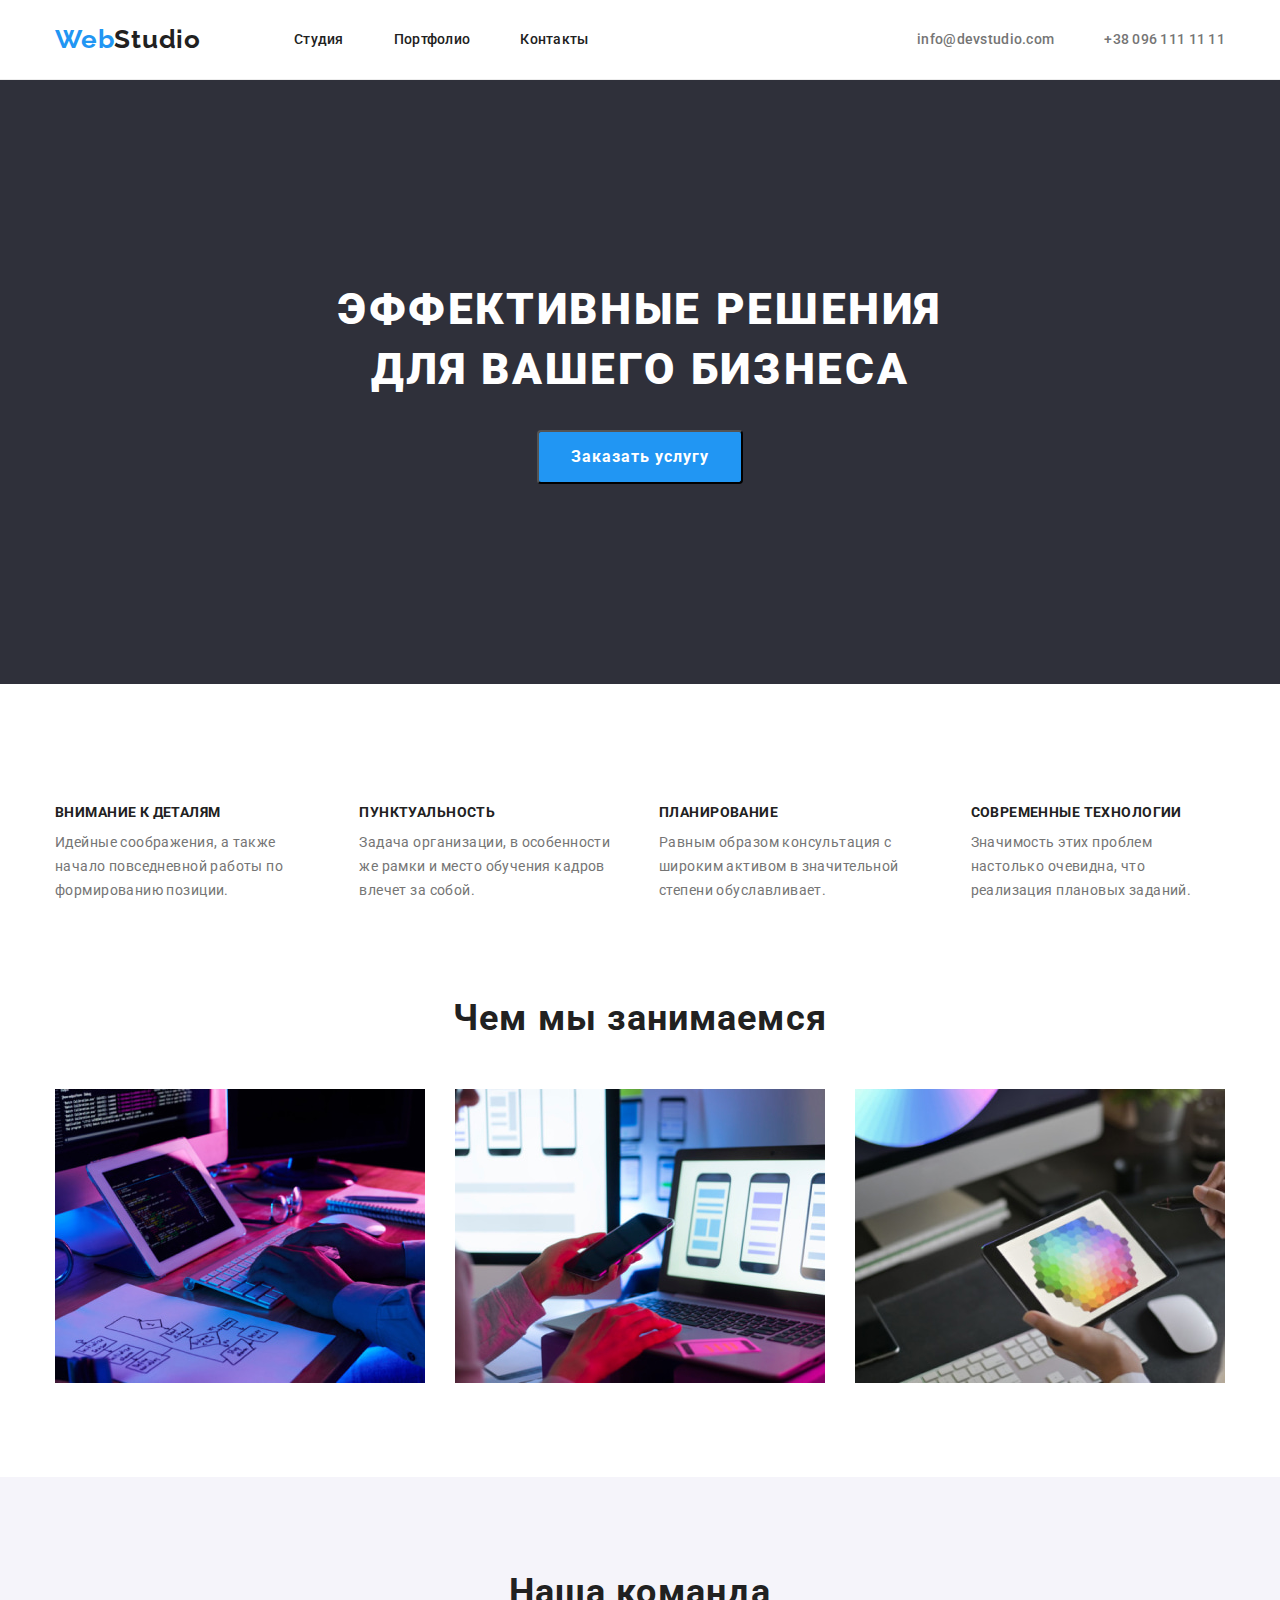
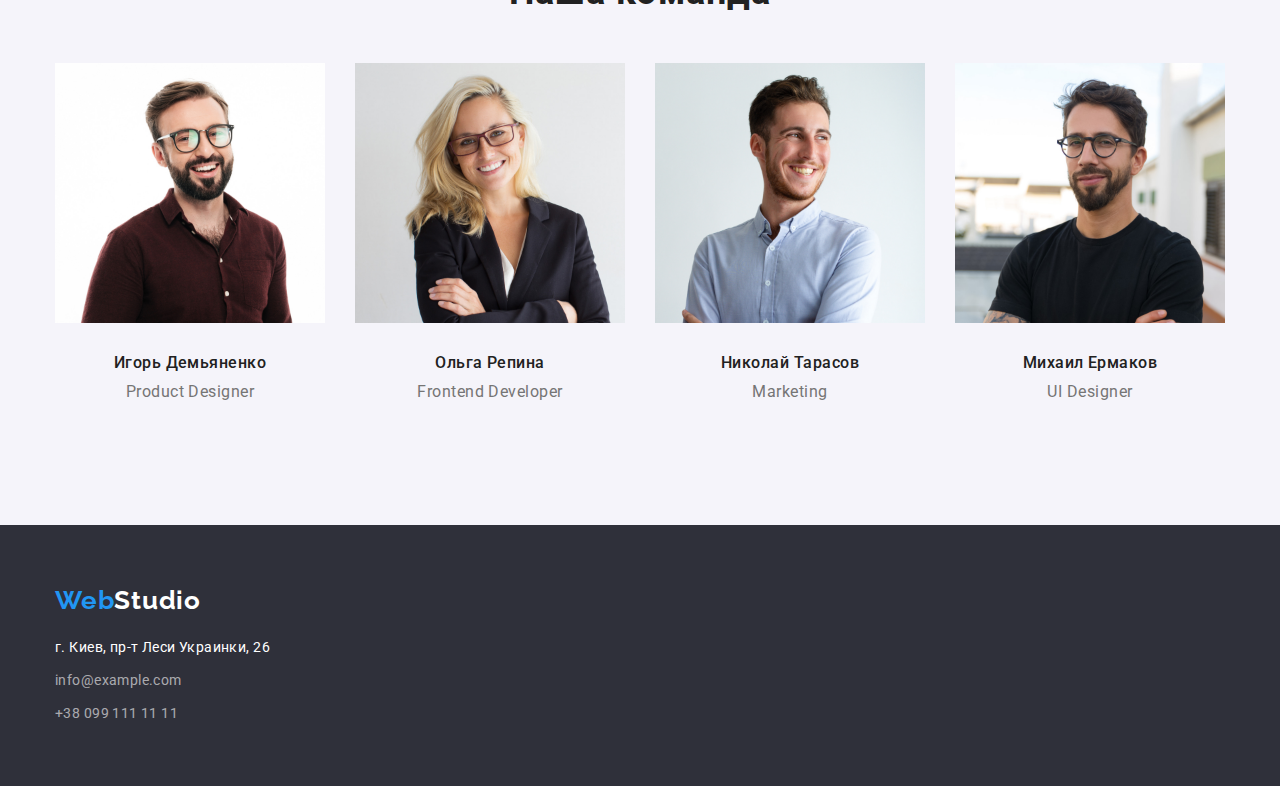
<file: index.html>
<!DOCTYPE html>
<html lang="ru">
<head>
    <meta charset="UTF-8">
    <meta http-equiv="X-UA-Compatible" content="IE=edge">
    <meta name="viewport" content="width=device-width, initial-scale=1.0">    
    <title>Студия</title>
    <link rel="preconnect" href="https://fonts.googleapis.com">
    <link rel="preconnect" href="https://fonts.gstatic.com" crossorigin>
    <link href="https://fonts.googleapis.com/css2?family=Raleway:wght@700&family=Roboto:wght@400;500;700;900&display=swap" rel="stylesheet">
    <link rel="stylesheet" href="https://cdnjs.cloudflare.com/ajax/libs/modern-normalize/1.1.0/modern-normalize.min.css">
    <link rel="stylesheet" href="./css/styles.css">
</head>

<body>
    <!--HEADER  -->
    <header class="header">
        <div class="container">
            <a class="logo-web-hdr" href="">Web<span class="logo-studio-hdr" >Studio</span></a>
            <nav class="hdr-nav" >
                <ul class="hdr-nav-list">
                    <li class="hdr-list-items">
                        <a class="hdr-nav-item" href="./index.html">Студия</a>
                    </li>
                    <li class="hdr-list-items">
                        <a class="hdr-nav-item" href="./portfolio.html">Портфолио</a>
                    </li>
                    <li class="hdr-list-items">
                        <a class="hdr-nav-item" href="">Контакты</a>
                    </li>    
                </ul>
            </nav>
            <ul class="hdr-contact">
                <li class="hdr-contact-item">
                    <a class="hdr-item-link" href="mailto:info@devstudio.com">info@devstudio.com</a>
                </li>
                <li class="hdr-contact-item">           
                    <a class="hdr-item-link" href="tel:+380961111111">+38 096 111 11 11</a>
                </li>
            </ul>
        </div>
    </header>

    <main>
        <!-- секция HERO -->
        <section class="hero">
            <div class="container">           
                <h1 class="hero-title" >Эффективные решения <br>для вашего бизнеса</h1>
                <button class="hero-button" type="button">Заказать услугу</button> 
            </div>
        </section>
        <!-- наши преимущества -->
        <section class="best section">
            <div class="container">
                <h2 class="best-title">Наши преимущества</h2>
                <ul class="best-list">
                    <li class="best-list-item">
                        <h3 class="best-item-title">Внимание к деталям</h3>
                        <p class="best-item-text" >Идейные соображения, а также начало повседневной работы по формированию позиции.</p>
                    </li>
                    <li class="best-list-item">
                        <h3 class="best-item-title" >Пунктуальность</h3>
                        <p class="best-item-text" >Задача организации, в особенности же рамки и место обучения кадров влечет за собой.</p>
                    </li>
                    <li class="best-list-item">
                        <h3 class="best-item-title" >Планирование</h3>
                        <p class="best-item-text" >Равным образом консультация с широким активом в значительной степени обуславливает.</p>
                    </li>
                    <li class="best-list-item">
                        <h3 class="best-item-title" >Современные технологии</h3>
                        <p class="best-item-text" >Значимость этих проблем настолько очевидна, что реализация плановых заданий.</p>
                    </li>
                </ul>
            </div>  
        </section>
        <!-- Чем мы занимаемся -->
        <section class="services section">
            <div class="container">
                <h2 class="sevices-title">Чем мы занимаемся</h2>
                <ul class="services-list">
                    <li class="srvcs-list-item">
                        <img class="srvcs-item-img" src="./images/our-services/img(1).jpg" alt="разработка сайтов" width="370" height="294">
                    </li>
                    <li class="srvcs-list-item">
                        <img class="srvcs-item-img" src="./images/our-services/img(2).jpg" alt="разработка мобильных приложений" width="370" height="294">
                    </li>
                    <li class="srvcs-list-item">
                        <img class="srvcs-item-img" src="./images/our-services/img(3).jpg" alt="разработка дизайна" width="370" height="294">
                    </li>
                </ul>
            </div>               
        </section>
        <!-- Наша команда -->
        <section class="team section">
            <div class="container">
                <h2 class="team-title" >Наша команда</h2>
                <ul class="team-list" >
                    <li class="team-list-item">
                        <img class="team-item-img" src="./images/our-team/img(1).jpg" alt="Игорь Демьяненко Product Designer" width="270" height="260">                        
                        <div class="team-subitem">
                            <h3 class="team-item-title">Игорь Демьяненко</h3>
                            <p class="team-item-text">Product Designer</p>
                        </div>    
                    </li>
                    <li class="team-list-item">
                        <img class="team-item-img" src="./images/our-team/img(2).jpg" alt="Ольга Репина Frontend Developer" width="270" height="260">
                        <div class="team-subitem">
                            <h3 class="team-item-title">Ольга Репина</h3>
                            <p class="team-item-text">Frontend Developer</p>
                        </div>    
                    </li>
                    <li class="team-list-item">
                        <img class="team-item-img" src="./images/our-team/img(3).jpg" alt="Николай Тарасов Marketing" width="270" height="260">
                        <div class="team-subitem">
                            <h3 class="team-item-title">Николай Тарасов</h3>
                            <p class="team-item-text">Marketing</p>
                        </div>    
                    </li>
                    <li class="team-list-item">
                        <img class="team-item-img" src="./images/our-team/img(4).jpg" alt="Михаил Ермаков UI Designer" width="270" height="260">
                        <div class="team-subitem">
                            <h3 class="team-item-title">Михаил Ермаков</h3>
                            <p class="team-item-text">UI Designer</p>
                        </div>    
                    </li>
                </ul>
            </div>    
        </section>
    </main>

    <!-- FOOTER -->
    <footer class="footer">
        <div class="container">
            <a class="logo-web-ftr" href="">Web<span class="logo-studio-ftr">Studio</span></a>
            <address class="footer-address">
                <ul class="ftr-address-links">
                    <li class="ftr-address-item">
                        <a class="ftr-item-map" href="https://goo.gl/maps/c1n4icCPhH8XGdS66" target="_blank" rel="noreferrer   noopener">г. Киев, пр-т Леси Украинки, 26</a>
                    </li>
                    <li class="ftr-address-item">
                        <a class="ftr-item-contact" href="maito:info@example.com">info@example.com</a>
                    </li>
                    <li class="ftr-address-item">
                        <a class="ftr-item-contact" href="tel:+380991111111">+38 099 111 11 11</a>
                    </li>
                </ul>
            </address>
        </div>    
    </footer> 

</body>
</html>
</file>
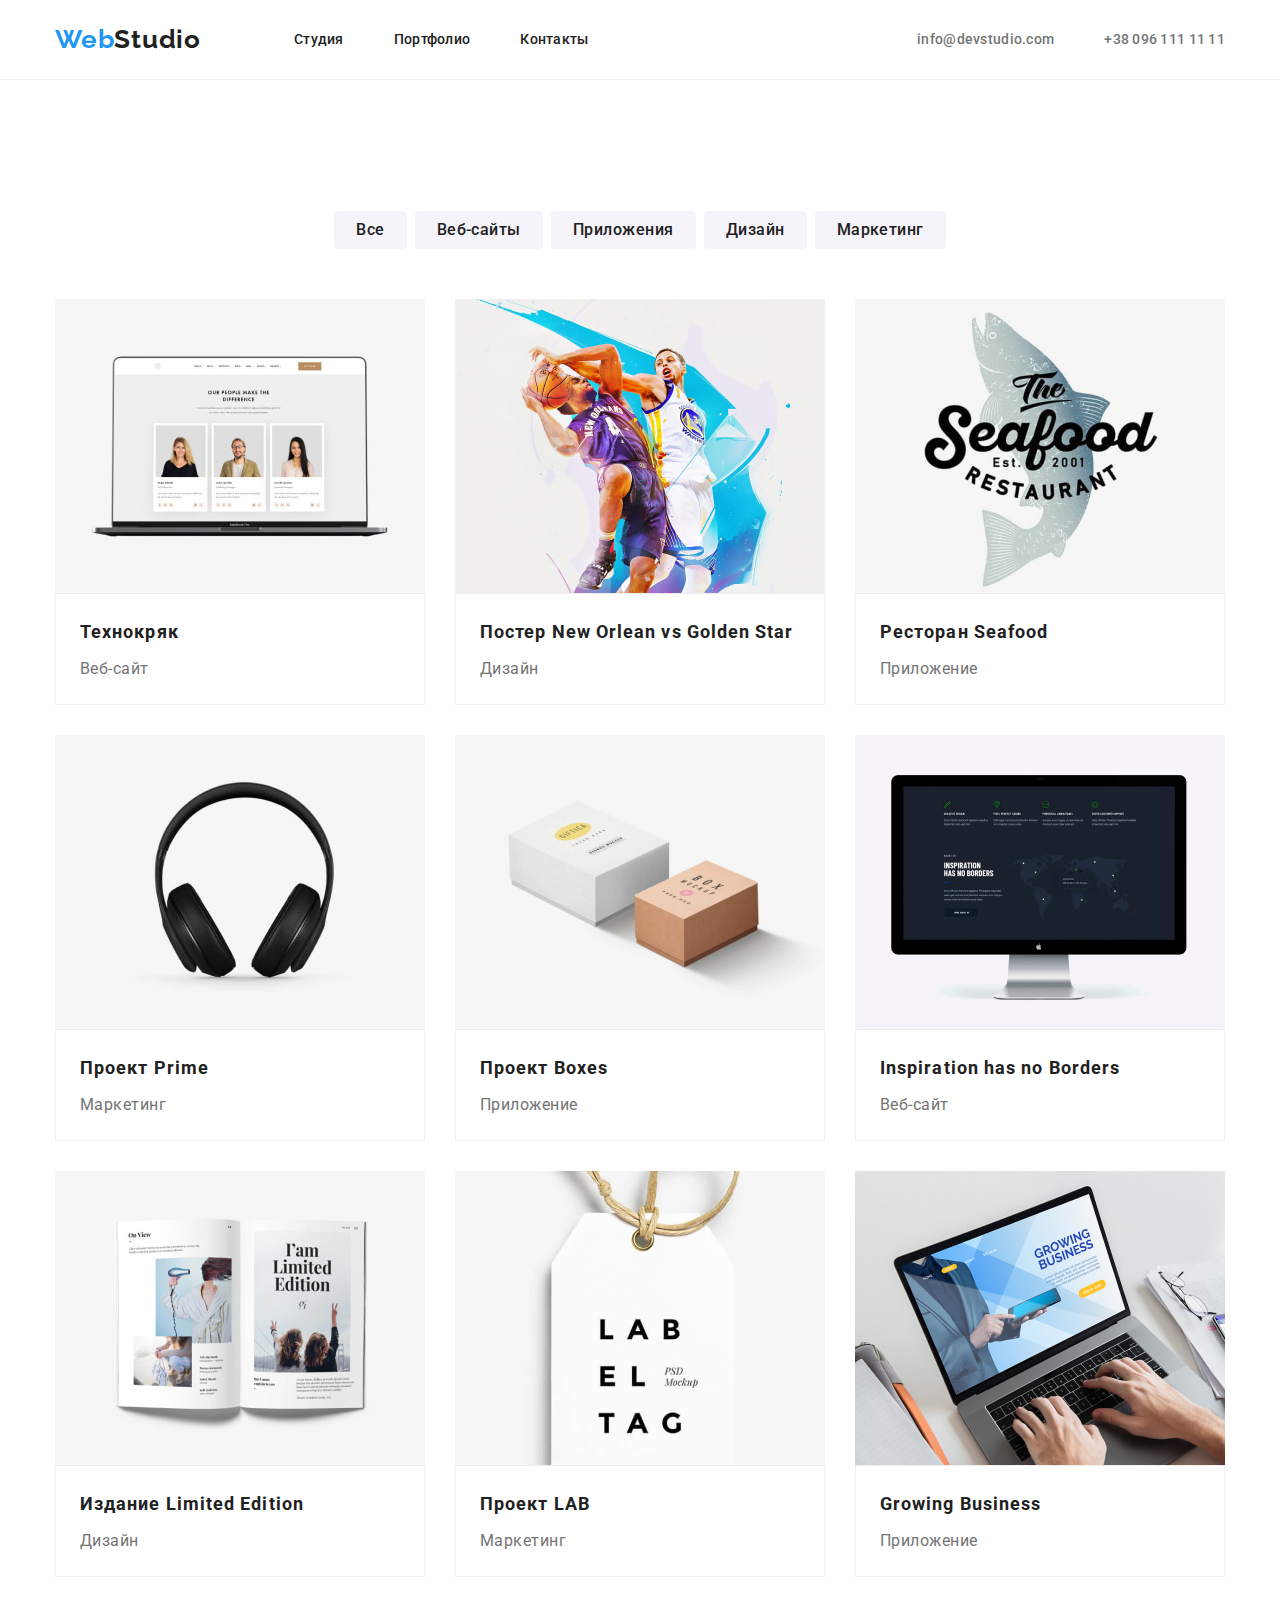
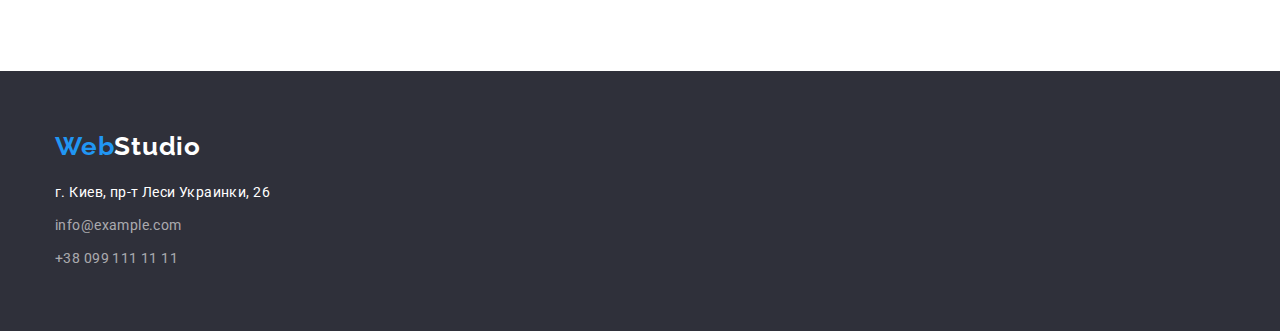
<file: portfolio.html>
<!DOCTYPE html>
<html lang="ru">
<head>
    <meta charset="UTF-8">
    <meta http-equiv="X-UA-Compatible" content="IE=edge">
    <meta name="viewport" content="width=device-width, initial-scale=1.0">    
    <title>Portfolio</title>
    <link rel="preconnect" href="https://fonts.googleapis.com">
    <link rel="preconnect" href="https://fonts.gstatic.com" crossorigin>
    <link href="https://fonts.googleapis.com/css2?family=Raleway:wght@700&family=Roboto:wght@400;500;700;900&display=swap" rel="stylesheet">
    <link rel="stylesheet" href="https://cdnjs.cloudflare.com/ajax/libs/modern-normalize/1.1.0/modern-normalize.min.css">
    <link rel="stylesheet" href="./css/styles.css">
</head>

<body>    
    <!--HEADER  -->
    <header class="header">
        <div class="container">
            <a class="logo-web-hdr" href="">Web<span class="logo-studio-hdr">Studio</span></a>
            <nav class="hdr-nav">
                <ul class="hdr-nav-list">
                    <li class="hdr-list-items">
                        <a class="hdr-nav-item" href="./index.html">Студия</a>
                    </li>
                    <li class="hdr-list-items">
                        <a class="hdr-nav-item" href="./portfolio.html">Портфолио</a>
                    </li>
                    <li class="hdr-list-items">
                        <a class="hdr-nav-item" href="">Контакты</a>
                    </li>
                </ul>
            </nav>
            <ul class="hdr-contact">
                <li class="hdr-contact-item">
                    <a class="hdr-item-link" href="mailto:info@devstudio.com">info@devstudio.com</a>
                </li>
                <li class="hdr-contact-item">
                    <a class="hdr-item-link" href="tel:+380961111111">+38 096 111 11 11</a>
                </li>
            </ul>
        </div>
    </header>
    
    <main>
        <!-- главная секция -->
        <section class="portfolio section">
            <div class="container">
                <h1 class="portfolio-title">Портфолио</h1>
                <ul class="portfolio-buttons-list">
                    <li 
                    class="prtfl-list-botton"><button class="prtfl-button-item" type="button">Все</button>
                    </li>
                    <li 
                    class="prtfl-list-botton"><button class="prtfl-button-item" type="button">Веб-сайты</button>
                    </li>
                    <li 
                    class="prtfl-list-botton"><button class="prtfl-button-item" type="button">Приложения</button>
                    </li>
                    <li 
                    class="prtfl-list-botton"><button class="prtfl-button-item" type="button">Дизайн</button>
                    </li>
                    <li 
                    class="prtfl-list-botton"><button class="prtfl-button-item" type="button">Маркетинг</button>
                    </li>
                </ul>
                <ul class="portfolio-list">
                    <li class="portfolio-items">
                        <img class="prtfl-item-img" src="./images/portfolio/Технокряк.jpg" alt="Технокряк" width="370" height="294">
                        <div class="prtfl-subitem">
                            <h2 class="prtfl-item-title">Технокряк</h2>
                            <p class="prtfl-item-text">Веб-сайт</p>
                        </div>    
                    </li>
                    <li class="portfolio-items">
                        <img class="prtfl-item-img" src="./images/portfolio/Постер-New-Orlean-vs-Golden-Star.jpg" alt="New-Orlean-vs-Golden-Star" width="370" height="294">
                        <div class="prtfl-subitem">
                            <h2 class="prtfl-item-title">Постер New Orlean vs Golden Star</h2>
                            <p class="prtfl-item-text">Дизайн</p>
                        </div>    
                    </li>
                    <li class="portfolio-items">
                        <img class="prtfl-item-img" src="./images/portfolio/Ресторан-Seafood.jpg" alt="Ресторан-Seafood" width="370" height="294">
                        <div class="prtfl-subitem">
                            <h2 class="prtfl-item-title">Ресторан Seafood</h2>
                            <p class="prtfl-item-text">Приложение</p>
                        </div>    
                    </li>
                    <li class="portfolio-items">
                        <img class="prtfl-item-img" src="./images/portfolio/Проект-Prime.jpg" alt="Проект-Prime" width="370" height="294">
                        <div class="prtfl-subitem">
                            <h2 class="prtfl-item-title">Проект Prime</h2>
                            <p class="prtfl-item-text">Маркетинг</p>
                        </div>    
                    </li>
                    <li class="portfolio-items">
                        <img class="prtfl-item-img" src="./images/portfolio/Проект-Boxes.jpg" alt="Проект-Boxes" width="370" height="294">
                        <div class="prtfl-subitem">
                            <h2 class="prtfl-item-title">Проект Boxes</h2>
                            <p class="prtfl-item-text">Приложение</p>
                        </div>    
                    </li>
                    <li class="portfolio-items">
                        <img class="prtfl-item-img" src="./images/portfolio/Inspiration-has-no-Borders.jpg" alt="Inspiration-has-no-Borders" width="370" height="294">
                        <div class="prtfl-subitem">
                            <h2 class="prtfl-item-title">Inspiration has no Borders</h2>
                            <p class="prtfl-item-text">Веб-сайт</p>
                        </div>    
                    </li>
                    <li class="portfolio-items">
                        <img class="prtfl-item-img" src="./images/portfolio/Издание-Limited-Edition.jpg" alt="Издание-Limited-Edition" width="370" height="294">
                        <div class="prtfl-subitem">
                            <h2 class="prtfl-item-title">Издание Limited Edition</h2>
                            <p class="prtfl-item-text">Дизайн</p>
                        </div>    
                    </li>
                    <li class="portfolio-items">
                        <img class="prtfl-item-img" src="./images/portfolio/Проект-LAB.jpg" alt="Проект-LAB" width="370" height="294">
                        <div class="prtfl-subitem">
                            <h2 class="prtfl-item-title">Проект LAB</h2>
                            <p class="prtfl-item-text">Маркетинг</p>
                        </div>    
                    </li>
                    <li class="portfolio-items">
                        <img class="prtfl-item-img" src="./images/portfolio/Growing-Business.jpg" alt="Growing-Business" width="370" height="294">
                        <div class="prtfl-subitem">
                            <h2 class="prtfl-item-title">Growing Business</h2>
                            <p class="prtfl-item-text">Приложение</p>
                        </div>    
                    </li>
                </ul>
            </div>    
        </section>   
    </main>

    <!-- FOOTER -->
    <footer class="footer">
        <div class="container">
            <a class="logo-web-ftr" href="">Web<span class="logo-studio-ftr">Studio</span></a>
            <address class="footer-address">
                <ul class="ftr-address-links">
                    <li class="ftr-address-item">
                        <a class="ftr-item-map" href="https://goo.gl/maps/c1n4icCPhH8XGdS66" target="_blank"
                            rel="noreferrer   noopener">г. Киев, пр-т Леси Украинки, 26</a>
                    </li>
                    <li class="ftr-address-item">
                        <a class="ftr-item-contact" href="maito:info@example.com">info@example.com</a>
                    </li>
                    <li class="ftr-address-item">
                        <a class="ftr-item-contact" href="tel:+380991111111">+38 099 111 11 11</a>
                    </li>
                </ul>
            </address>
        </div>
    </footer>
</body>
</html>
</file>
<file: css/styles.css>
:root {
  --main-background-color: #e5e5e5;
  --main-black-color: #212121;
  --main-white-color: #ffffff;
  --text-color: #757575;
  --logo-hover-color: #2196f3;
}

body {
  font-family: Roboto, sans-serif;
}
h1,
h2,
h3,
h4,
h5,
h6,
p,
ul {
  margin-top: 0;
  margin-bottom: 0;
  padding-left: 0;
}
.container {
  width: 1200px;
  padding-left: 15px;
  padding-right: 15px;
  margin-left: auto;
  margin-right: auto;
}
.section {
  padding: 94px 0;
}

/* HEADER */
.header {
  border-bottom: 1px solid #ececec;
}
.header .container {
  display: flex;
  align-items: center;
  padding-top: 24px;
  padding-bottom: 24px;
}
/* логотип */

.logo-web-hdr {
  margin-right: 93px;
}
.logo-web-hdr,
.logo-web-ftr,
.logo-studio-hdr,
.logo-studio-ftr {
  font-family: Raleway, sans-serif;
  font-weight: 700;
  font-size: 26px;
  line-height: 1.19;
  letter-spacing: 0.03em;
  color: var(--logo-hover-color);
  text-decoration: none;
}
.logo-studio-hdr {
  color: var(--main-black-color);
}
.logo-studio-ftr {
  color: var(--main-white-color);
}
/* навигация */

.hdr-nav-list {
  display: flex;
  align-items: center;
  list-style: none;
}
.hdr-list-items {
  margin-right: 50px;
}
.hdr-list-items:last-child {
  margin-right: 0;
}
/* можно сделать одну запись, вместо двух, которые сверху:
.nav-list .items:not(:last-child) {
  margin-right: 50px;
}*/
.hdr-nav-item {
  font-weight: 500;
  font-size: 14px;
  line-height: 1.14;
  letter-spacing: 0.02em;
  color: var(--main-black-color);
  text-decoration: none;
}

.hdr-nav-item:hover,
.hdr-nav-item:focus {
  color: var(--logo-hover-color);
}
/* контакты */

.hdr-contact {
  display: flex;
  margin-left: auto;

  list-style: none;
}
.hdr-contact-item:not(:last-child) {
  margin-right: 50px;
}
.hdr-item-link {
  font-weight: 500;
  font-size: 14px;
  line-height: 1.14;
  letter-spacing: 0.02em;
  color: var(--text-color);
  text-decoration: none;
}
.hdr-item-link:hover,
.hdr-item-link:focus {
  color: var(--logo-hover-color);
}

/* MAIN */

/*страница СТУДИЯ */

/* секция HERO */

.hero {
  padding-top: 200px;
  padding-bottom: 200px;

  background-color: #2f303a;
  text-align: center;
}
.hero-title {
  margin-bottom: 30px;

  font-weight: 900;
  font-size: 44px;
  line-height: 1.36;
  text-align: center;
  letter-spacing: 0.06em;
  text-transform: uppercase;
  color: var(--main-white-color);
}
.hero-button {
  padding: 10px 32px;
  min-width: 200px;

  font-weight: 700;
  font-size: 16px;
  line-height: 1.87;
  letter-spacing: 0.06em;
  background-color: var(--logo-hover-color);
  color: var(--main-white-color);
  cursor: pointer;
  border-radius: 4px;
}
.hero-button:hover,
.hero-button:focus {
  background-color: var(--main-white-color);
  color: var(--logo-hover-color);
}
/* секция Наши Преимущества */

.best-title {
  visibility: hidden;
}
.best-list {
  display: flex;
  justify-content: center;

  list-style: none;
}
.best-list-item:not(:last-child) {
  margin-right: 30px;
}
.best-item-title {
  margin-bottom: 10px;

  font-weight: 700;
  font-size: 14px;
  line-height: 1.14;
  letter-spacing: 0.03em;
  text-transform: uppercase;
  color: var(--main-black-color);
}
.best-item-text {
  font-weight: 400;
  font-size: 14px;
  line-height: 1.71;
  letter-spacing: 0.03em;
  color: var(--text-color);
}
/* секция Чем Мы Занимаемся */

.services {
  padding-top: 0;
}
.sevices-title,
.team-title {
  margin-bottom: 50px;

  font-weight: 700;
  font-size: 36px;
  line-height: 1.17;
  text-align: center;
  letter-spacing: 0.03em;
  color: var(--main-black-color);
}
.services-list {
  display: flex;

  list-style: none;
}
.srvcs-list-item:not(:last-child) {
  margin-right: 30px;
}
.srvcs-item-img {
  display: block;
  max-width: 100%;
  height: auto;
}
/* секция Наша Команда */

.team {
  background-color: #f5f4fa;
}
.team-list {
  display: flex;

  list-style: none;
}
.team-list-item:not(:last-child):not(:last-child) {
  margin-right: 30px;
}
.team-item-img {
  display: block;
  max-width: 100%;
  height: auto;
}
.team-subitem {
  padding-top: 30px;
  padding-bottom: 30px;
}
.team-item-title {
  margin-bottom: 10px;
  font-weight: 500;
  font-size: 16px;
  line-height: 1.19;
  text-align: center;
  letter-spacing: 0.03em;
  color: var(--main-black-color);
}

.team-item-text {
  font-weight: 400;
  font-size: 16px;
  line-height: 1.19;
  text-align: center;
  letter-spacing: 0.03em;
  color: var(--text-color);
}
/* страница ПОРТФОЛИО */

.portfolio-title {
  visibility: hidden;
}
/* кнопки */

.portfolio-buttons-list {
  display: flex;
  justify-content: center;
  margin-bottom: 50px;

  list-style: none;
}
.prtfl-list-botton:not(:last-child) {
  margin-right: 8px;
}
.prtfl-button-item {
  padding: 6px 22px;
  text-align: center;
  border: 0;
  border-radius: 4px;

  font-family: inherit;
  font-weight: 500;
  font-size: 16px;
  line-height: 1.63;
  letter-spacing: 0.03em;
  background-color: #f5f4fa;
  color: var(--main-black-color);
  cursor: pointer;
}
.prtfl-button-item:hover,
.prtfl-button-item:focus {
  background-color: var(--logo-hover-color);
  color: var(--main-white-color);
}
/* список работ */

.portfolio-list {
  display: flex;
  flex-wrap: wrap;

  list-style: none;
}
.portfolio-items {
  margin-right: 30px;
  margin-bottom: 30px;
}
.portfolio-items:nth-child(3n) {
  margin-right: 0;
}
.portfolio-items:nth-last-child(-n + 3) {
  margin-bottom: 0;
}
.prtfl-item-img {
  display: block;
  max-width: 100%;
  height: auto;
}
.prtfl-subitem {
  padding: 20px 24px;
  border: 1px solid #eeeeee;
}
.prtfl-item-title {
  margin-bottom: 4px;

  font-weight: 700;
  font-size: 18px;
  line-height: 2;
  letter-spacing: 0.06em;
  color: var(--main-black-color);
}

.prtfl-item-text {
  font-weight: 400;
  font-size: 16px;
  line-height: 1.87;
  letter-spacing: 0.03em;
  color: var(--text-color);
}

/* FOOTER */
.footer {
  padding-top: 60px;
  padding-bottom: 60px;
  background-color: #2f303a;
}

/*  логотип */

.logo-web-ftr {
  display: inline-block;
  margin-bottom: 20px;
}
/* адрес и контакты */

.ftr-address-links {
  list-style: none;
}
.ftr-address-item:not(:last-child) {
  margin-bottom: 9px;
}
.ftr-item-map,
.ftr-item-contact {
  font-style: normal;
  font-weight: 400;
  font-size: 14px;
  line-height: 1.71;
  letter-spacing: 0.03em;
  color: var(--main-white-color);
  text-decoration: none;
}
.ftr-item-contact {
  color: rgba(255, 255, 255, 0.6);
}
.ftr-item-contact:hover,
.ftr-item-contact:focus {
  color: var(--logo-hover-color);
}
</file>
